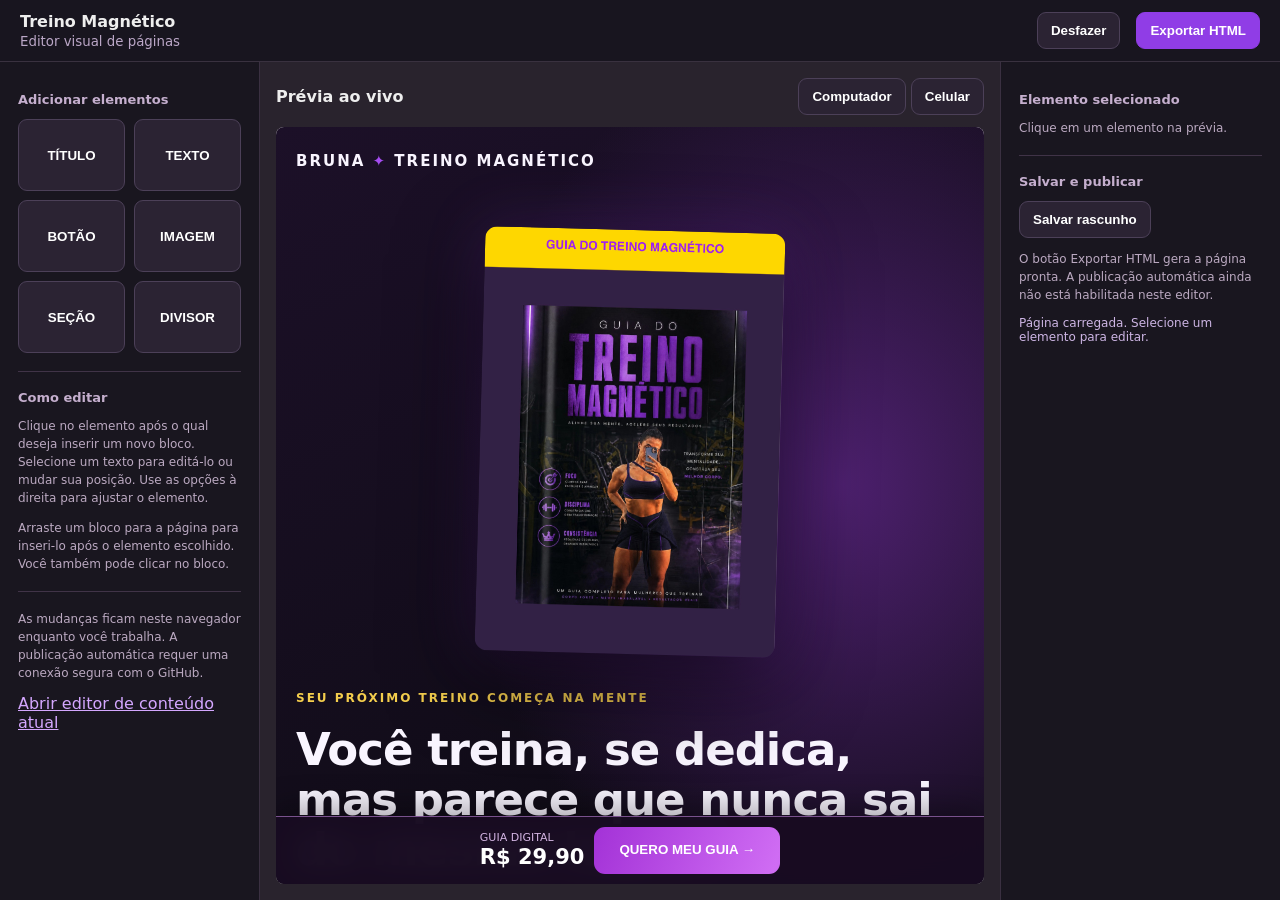
<file: editor/index.html>
<!doctype html>
<html lang="pt-BR"><head><meta charset="utf-8"><meta name="viewport" content="width=device-width,initial-scale=1">
<title>Editor visual | Treino Magnético</title>
<style>
:root{font-family:Inter,system-ui,Arial,sans-serif;color:#eee;background:#101014}*{box-sizing:border-box}body{margin:0}header{height:62px;display:flex;align-items:center;gap:16px;padding:0 20px;background:#18151f;border-bottom:1px solid #39313f}header strong{font-size:16px}header small{color:#bba7c7}button{cursor:pointer;border:1px solid #4c4058;border-radius:9px;padding:10px 13px;background:#2b2333;color:#fff;font-weight:650;transition:transform .28s cubic-bezier(.2,.8,.2,1),background .28s}button:hover{background:#473354;transform:translateY(-2px)}button:disabled{opacity:.5;cursor:not-allowed}button.primary{background:#903de6;border-color:#903de6}.shell{display:grid;grid-template-columns:260px minmax(0,1fr) 280px;height:calc(100vh - 62px)}aside{padding:18px;overflow:auto;background:#19161f;border-right:1px solid #3a3041}aside.right{border-right:0;border-left:1px solid #3a3041}h3{font-size:13px;color:#c5afce;margin:12px 0}.blocks{display:grid;grid-template-columns:1fr 1fr;gap:9px}.blocks button{min-height:72px}.stage{min-width:0;background:#29232d;padding:16px;display:flex;flex-direction:column;gap:12px}.toolbar{display:flex;justify-content:space-between;align-items:center;gap:8px;flex-wrap:wrap}.frame{flex:1;min-height:0;display:flex;justify-content:center}iframe{width:100%;height:100%;border:0;background:white;border-radius:8px;transition:width .35s cubic-bezier(.2,.8,.2,1)}iframe.mobile{width:390px;max-width:100%}.hint{font-size:12px;color:#bba9c1;line-height:1.5}.field{width:100%;background:#100d14;border:1px solid #54465b;border-radius:8px;color:#fff;padding:10px;margin:8px 0}textarea.field{min-height:130px;resize:vertical}.actions{display:flex;flex-wrap:wrap;gap:8px;margin-top:10px}.status{font-size:12px;color:#cdb5e4;margin-top:12px}.sep{border:0;border-top:1px solid #403347;margin:18px 0}a{color:#d4a7ff}@media(max-width:900px){.shell{grid-template-columns:190px 1fr}.right{display:none}}@media(max-width:600px){.shell{display:flex;flex-direction:column;height:auto}aside{order:2}.stage{height:70vh}header{height:auto;flex-wrap:wrap;padding:12px}.right{display:block!important;order:3}}
</style></head><body>
<header><div><strong>Treino Magnético</strong><br><small>Editor visual de páginas</small></div><div style="flex:1"></div><button id="undo">Desfazer</button><button id="download" class="primary">Exportar HTML</button></header>
<div class="shell"><aside><h3>Adicionar elementos</h3><div class="blocks">
<button data-add="h2">TÍTULO</button><button data-add="p">TEXTO</button><button data-add="a">BOTÃO</button><button data-add="img">IMAGEM</button><button data-add="section">SEÇÃO</button><button data-add="hr">DIVISOR</button></div>
<hr class="sep"><h3>Como editar</h3><p class="hint">Clique no elemento após o qual deseja inserir um novo bloco. Selecione um texto para editá-lo ou mudar sua posição. Use as opções à direita para ajustar o elemento.</p><p class="hint">Arraste um bloco para a página para inseri-lo após o elemento escolhido. Você também pode clicar no bloco.</p><hr class="sep"><p class="hint">As mudanças ficam neste navegador enquanto você trabalha. A publicação automática requer uma conexão segura com o GitHub.</p><a href="https://pagescms.org" target="_blank" rel="noopener">Abrir editor de conteúdo atual</a></aside>
<main class="stage"><div class="toolbar"><strong>Prévia ao vivo</strong><div><button id="desktop">Computador</button> <button id="mobile">Celular</button></div></div><div class="frame"><iframe id="site" title="Prévia da página de vendas" src="../index.html"></iframe></div></main>
<aside class="right"><h3>Elemento selecionado</h3><div id="empty" class="hint">Clique em um elemento na prévia.</div><div id="props" hidden><label for="content">Texto / conteúdo</label><textarea id="content" class="field"></textarea><label for="link">Link ou imagem (se aplicável)</label><input id="link" class="field"><div class="actions"><button id="up">↑ Subir</button><button id="down">↓ Descer</button><button id="remove">Excluir</button></div></div><hr class="sep"><h3>Salvar e publicar</h3><button id="save">Salvar rascunho</button><p class="hint">O botão Exportar HTML gera a página pronta. A publicação automática ainda não está habilitada neste editor.</p><div id="status" class="status"></div></aside></div>
<script>
const frame=document.querySelector('#site'),status=document.querySelector('#status');let chosen=null,doc=null,history=[];
function say(s){status.textContent=s}
function snapshot(){if(!doc)return;history.push(doc.documentElement.outerHTML);if(history.length>15)history.shift()}
function mark(el){if(chosen)chosen.style.outline=chosen.dataset.oldOutline||'';chosen=el;if(!el){document.querySelector('#props').hidden=true;document.querySelector('#empty').hidden=false;return}el.dataset.oldOutline=el.style.outline;el.style.outline='2px solid #a54eff';document.querySelector('#props').hidden=false;document.querySelector('#empty').hidden=true;document.querySelector('#content').value=el.innerText||'';document.querySelector('#link').value=el.getAttribute('href')||el.getAttribute('src')||''}
function init(){doc=frame.contentDocument;if(!doc)return;doc.addEventListener('click',e=>{const el=e.target.closest('h1,h2,h3,p,a,button,img,section,div');if(!el)return;e.preventDefault();e.stopPropagation();mark(el)},true);doc.addEventListener('dragover',e=>e.preventDefault());doc.addEventListener('drop',e=>{e.preventDefault();const type=e.dataTransfer.getData('text/plain');if(!type)return;const target=e.target.closest('h1,h2,h3,p,a,button,img,section,div');if(target)mark(target);add(type)});say('Página carregada. Selecione um elemento para editar.')}
frame.addEventListener('load',init);
function add(type){if(!doc)return;snapshot();const el=doc.createElement(type);if(type==='img'){el.src='https://placehold.co/800x500?text=Troque+a+imagem';el.alt='Nova imagem';el.style.maxWidth='100%'}else if(type==='a'){el.href='#';el.textContent='Novo botão';el.style.cssText='display:inline-block;padding:14px 22px;background:#963de0;color:white;border-radius:10px'}else if(type==='section'){el.style.cssText='padding:48px 24px;text-align:center';el.innerHTML='<h2>Nova seção</h2><p>Edite o conteúdo desta seção</p>'}else if(type==='hr'){}else el.textContent=type==='h2'?'Novo título':'Novo texto';const anchor=chosen&&chosen.isConnected?chosen:null;
if(anchor&&anchor!==doc.body&&anchor!==doc.documentElement){
  if(type==='section'){const section=anchor.closest('section');(section||anchor).after(el);}
  else anchor.after(el);
}else{(doc.querySelector('main')||doc.body).appendChild(el);}
mark(el);el.scrollIntoView({behavior:'smooth',block:'center'});say('Elemento adicionado.')}
document.querySelectorAll('[data-add]').forEach(b=>{b.draggable=true;b.addEventListener('click',()=>add(b.dataset.add));b.addEventListener('dragstart',e=>e.dataTransfer.setData('text/plain',b.dataset.add))});
document.querySelector('#content').addEventListener('input',e=>{if(chosen&&chosen.tagName!=='IMG')chosen.textContent=e.target.value});
document.querySelector('#link').addEventListener('input',e=>{if(!chosen)return;if(chosen.tagName==='IMG')chosen.src=e.target.value;else if(chosen.tagName==='A')chosen.href=e.target.value});
document.querySelector('#remove').onclick=()=>{if(chosen){snapshot();chosen.remove();mark(null)}};
function move(n){if(!chosen)return;snapshot();const sibling=n<0?chosen.previousElementSibling:chosen.nextElementSibling;if(!sibling)return;if(n<0)sibling.before(chosen);else sibling.after(chosen)}
document.querySelector('#up').onclick=()=>move(-1);document.querySelector('#down').onclick=()=>move(1);
document.querySelector('#mobile').onclick=()=>frame.classList.add('mobile');document.querySelector('#desktop').onclick=()=>frame.classList.remove('mobile');
function clean(){if(!doc)return '';if(chosen)chosen.style.outline=chosen.dataset.oldOutline||'';const html=doc.documentElement.cloneNode(true);html.querySelectorAll('[data-old-outline]').forEach(el=>el.removeAttribute('data-old-outline'));return '<!doctype html>\n'+html.outerHTML}
document.querySelector('#save').onclick=()=>{try{localStorage.setItem('treino-editor-rascunho',clean());say('Rascunho salvo neste navegador.')}catch(e){say('Não foi possível salvar o rascunho.')}};
document.querySelector('#download').onclick=()=>{const blob=new Blob([clean()],{type:'text/html;charset=utf-8'});const a=document.createElement('a');a.href=URL.createObjectURL(blob);a.download='index.html';a.click();setTimeout(()=>URL.revokeObjectURL(a.href),1000);say('HTML exportado. Ainda não foi publicado no site.')};
document.querySelector('#undo').onclick=()=>{if(!history.length)return;say('Para desfazer com segurança, recarregue o rascunho salvo ou exporte antes de continuar.');};
</script></body></html>
</file>
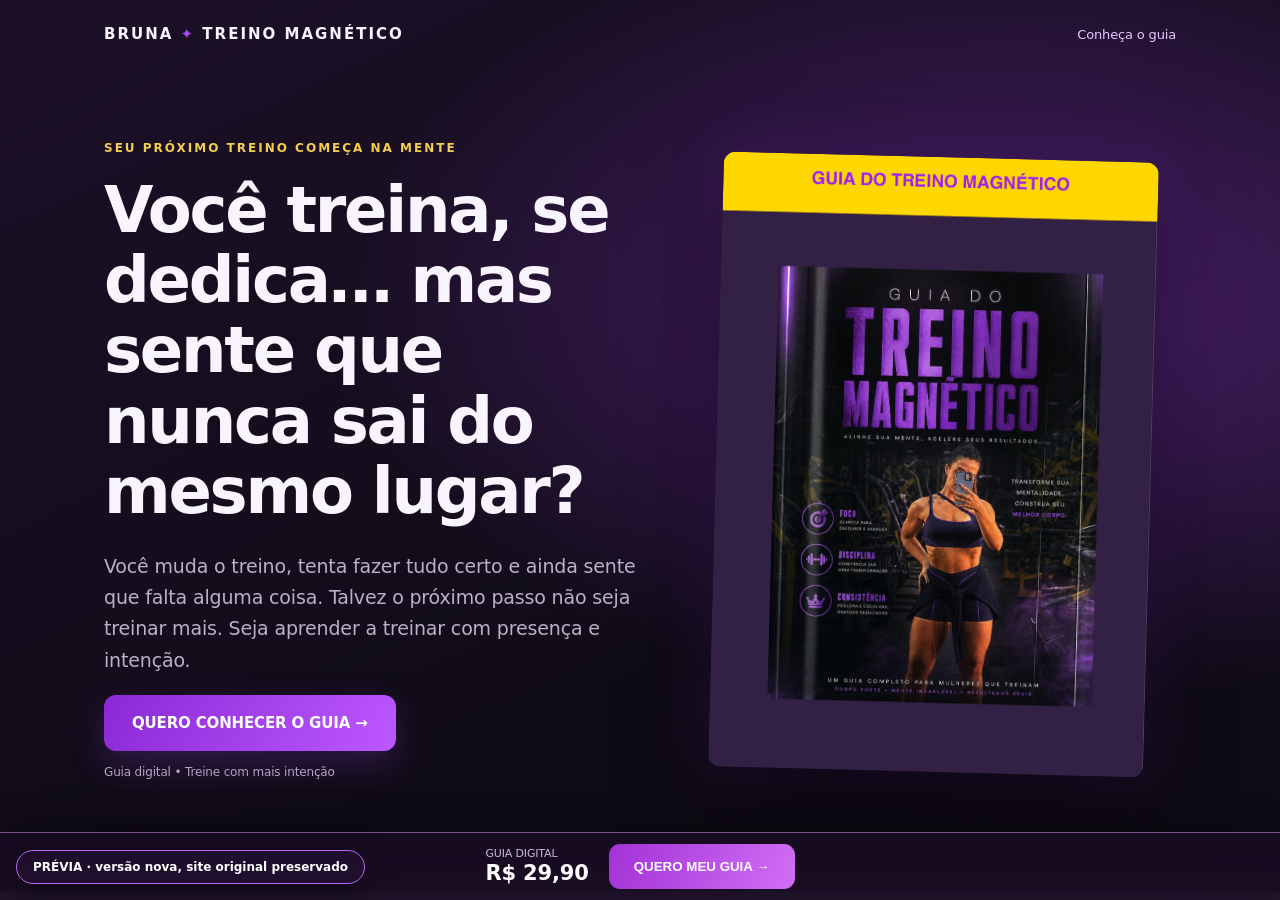
<file: preview/index.html>
<!doctype html><html lang="pt-BR"><head><meta charset="utf-8"><meta name="viewport" content="width=device-width,initial-scale=1"><title>Prévia da nova página | Treino Magnético</title><style>*{box-sizing:border-box}html,body{margin:0;height:100%;background:#130b1b}iframe{display:block;width:100%;height:100%;border:0}#label{position:fixed;z-index:10;bottom:16px;left:16px;background:#20102eea;color:white;border:1px solid #b46af5;border-radius:99px;padding:9px 16px;font:600 12px system-ui;box-shadow:0 8px 30px #0006}</style></head><body><div id="label">PRÉVIA · versão nova, site original preservado</div><iframe title="Nova página de vendas" id="page" src="../index.html"></iframe><script>
const frame=document.getElementById('page');
frame.addEventListener('load',()=>{
try{
const d=frame.contentDocument;
const h=[...d.querySelectorAll('h1,h2,h3')];
const find=s=>h.find(e=>e.textContent.trim().startsWith(s));
const set=(old,text)=>{const e=find(old);if(e)e.textContent=text;return e};
const hero=d.querySelector('h1');
if(hero){hero.textContent='Você treina, se dedica… mas sente que nunca sai do mesmo lugar?';const lead=hero.parentElement.querySelector('p');if(lead)lead.textContent='Você muda o treino, tenta fazer tudo certo e ainda sente que falta alguma coisa. Talvez o próximo passo não seja treinar mais. Seja aprender a treinar com presença e intenção.'}
const pain=set('Você troca de treino','Você começa motivada, mas acaba sempre recomeçando?');
if(pain){const sec=pain.closest('section');if(sec){const desire=d.createElement('section');desire.className='tm-preview-desire';desire.innerHTML='<div class="tm-preview-inner"><span class="tm-preview-kicker">A MUDANÇA COMEÇA ANTES DO ESPELHO</span><h2>Imagina voltar a confiar em você e sentir orgulho de cada treino?</h2><p>Treinar com mais consciência. Saber por que você está ali. Cumprir o que prometeu a si mesma e construir constância, um dia de cada vez.</p><div class="tm-preview-cards"><article><strong>01</strong><h3>Mais presença</h3><p>Sair do automático e prestar atenção em cada movimento.</p></article><article><strong>02</strong><h3>Mais confiança</h3><p>Reconhecer suas pequenas conquistas e confiar no processo.</p></article><article><strong>03</strong><h3>Mais constância</h3><p>Construir uma rotina que não dependa só da motivação.</p></article></div><p class="tm-preview-quote">Não é só sobre mudar o corpo. É sobre a mulher que você está se tornando.</p></div>';sec.after(desire)}}
set('Não é mais um treino.','A mulher que você quer se tornar começa nas escolhas que faz hoje.');
const guide=find('Guia do Treino Magnético');if(guide){const p=guide.parentElement.querySelector('p');if(p)p.textContent='Um guia para aprender a treinar com mais presença, intenção e constância. Leia, pratique e comece a transformar sua relação com o treino.'}
// Mostrar o valor apenas na oferta final, mantendo chamadas anteriores sem preço.
const priceNodes=[];
const walker=d.createTreeWalker(d.body,NodeFilter.SHOW_TEXT);
let node;
while((node=walker.nextNode())){
 if(node.parentElement?.closest('script,style,noscript'))continue;
 if(/(?:R\\$\\s*)?29[,.]90/.test(node.nodeValue))priceNodes.push(node);
}
const offerSections=[...new Set(priceNodes.map(n=>n.parentElement.closest('section,footer,article')||n.parentElement))];
const finalOffer=offerSections[offerSections.length-1]||null;
for(const n of priceNodes){
 const section=n.parentElement.closest('section,footer,article')||n.parentElement;
 if(section===finalOffer)continue;
 const parent=n.parentElement;
 if(parent.closest('a,button')){
  n.nodeValue=n.nodeValue.replace(/(?:POR\\s*)?R\\$\\s*29[,.]90/gi,'').replace(/(?:POR\\s*)?29[,.]90/gi,'').replace(/\\s+→/g,' →').trim();
  if(!n.nodeValue.trim())n.nodeValue='QUERO CONHECER O GUIA';
 }else if(/^\\s*(?:Guia digital\\s*[•·]\\s*)?(?:Acesso por\\s*)?R\\$\\s*29[,.]90\\s*$/i.test(n.nodeValue)){
  parent.style.display='none';
 }else{
  n.nodeValue=n.nodeValue.replace(/(?:R\\$\\s*)29[,.]90/g,'');
 }
}
const style=d.createElement('style');style.textContent=`
:root{scroll-behavior:smooth}body{letter-spacing:-.01em}h1,h2{letter-spacing:-.035em!important;line-height:1.1!important}section{scroll-margin-top:80px}img{max-width:100%}.tm-preview-desire{padding:clamp(65px,9vw,115px) 22px;background:radial-gradient(circle at 80% 15%,#6d2b8c55,transparent 42%),linear-gradient(135deg,#140b1d,#2a113d 65%,#100917);color:#fff;text-align:center}.tm-preview-inner{max-width:1120px;margin:auto}.tm-preview-kicker{font:700 12px system-ui;letter-spacing:.2em;color:#dfb0ff}.tm-preview-desire h2{font-size:clamp(34px,5.5vw,65px)!important;max-width:900px;margin:22px auto!important;color:white!important}.tm-preview-desire>.tm-preview-inner>p{font-size:clamp(17px,2vw,22px);line-height:1.7;color:#e5d9ec;max-width:770px;margin:0 auto 30px}.tm-preview-cards{display:grid;grid-template-columns:repeat(3,1fr);gap:18px;margin:45px auto}.tm-preview-cards article{padding:30px;text-align:left;border-radius:20px;border:1px solid #a16bc066;background:#ffffff0b;transition:transform .7s cubic-bezier(.16,1,.3,1),background .7s}.tm-preview-cards article:hover{transform:translateY(-8px);background:#ffffff18}.tm-preview-cards strong{color:#db9aff}.tm-preview-cards h3{font-size:25px!important;margin:14px 0!important;color:#fff!important}.tm-preview-cards p{line-height:1.65;color:#e5d9ec}.tm-preview-quote{font-size:clamp(23px,3.2vw,38px)!important;font-weight:750;line-height:1.3!important;max-width:840px!important;color:white!important}a.btn,button.btn{transition:transform .65s cubic-bezier(.16,1,.3,1),box-shadow .65s cubic-bezier(.16,1,.3,1)!important}a.btn:hover,button.btn:hover{transform:translateY(-4px)!important;box-shadow:0 16px 38px #8c34ed55!important}@media(max-width:760px){.tm-preview-cards{grid-template-columns:1fr}.tm-preview-cards article{padding:24px}}@media(prefers-reduced-motion:reduce){*,*:before,*:after{scroll-behavior:auto!important;transition:none!important;animation:none!important}}`;d.head.appendChild(style);
}catch(e){console.warn('Falha na prévia',e)}
});
</script></body></html>
</file>
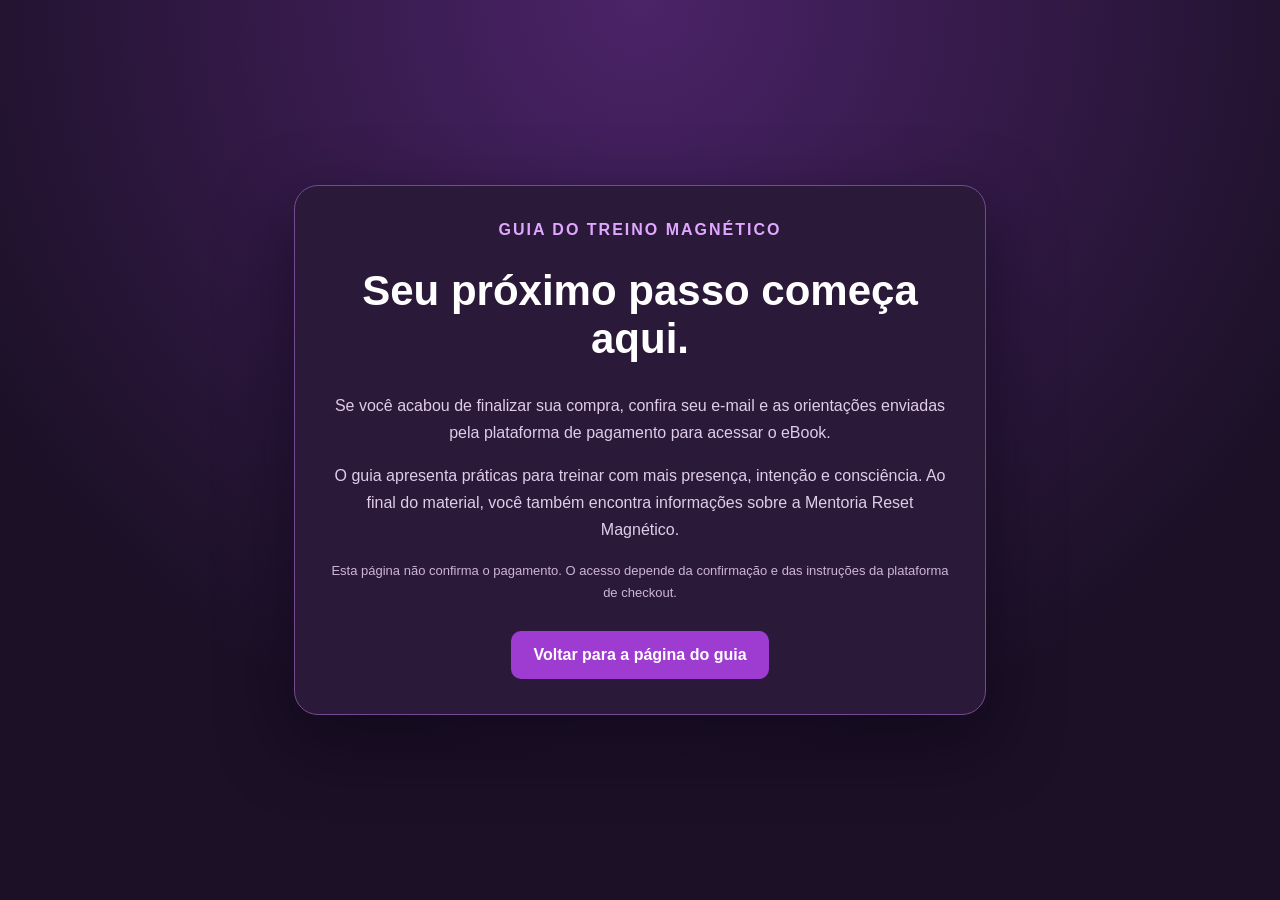
<file: obrigado.html>
<!doctype html><html lang="pt-BR"><head><meta charset="utf-8"><meta name="viewport" content="width=device-width,initial-scale=1"><title>Próximos passos | Guia do Treino Magnético</title><style>body{margin:0;min-height:100vh;display:grid;place-items:center;background:radial-gradient(circle at top,#4b2368,#1b1026 70%);color:white;font-family:Arial,sans-serif;padding:20px;box-sizing:border-box}.card{max-width:620px;background:#2b1939;border:1px solid #754a91;border-radius:24px;padding:35px;text-align:center;box-shadow:0 25px 70px #09031388}h1{font-size:clamp(28px,5vw,42px)}p{line-height:1.7;color:#e0cce8}a{color:#fff;display:inline-block;margin-top:14px;background:#9e3bd0;padding:15px 22px;border-radius:10px;text-decoration:none;font-weight:bold}.small{font-size:13px;color:#cdb5d9}</style></head><body><main class="card"><div style="color:#dfa7ff;font-weight:bold;letter-spacing:2px">GUIA DO TREINO MAGNÉTICO</div><h1>Seu próximo passo começa aqui.</h1><p>Se você acabou de finalizar sua compra, confira seu e-mail e as orientações enviadas pela plataforma de pagamento para acessar o eBook.</p><p>O guia apresenta práticas para treinar com mais presença, intenção e consciência. Ao final do material, você também encontra informações sobre a Mentoria Reset Magnético.</p><p class="small">Esta página não confirma o pagamento. O acesso depende da confirmação e das instruções da plataforma de checkout.</p><a href="pagina_vendas_treino_magnetico_v2.html">Voltar para a página do guia</a></main></body></html>
</file>
